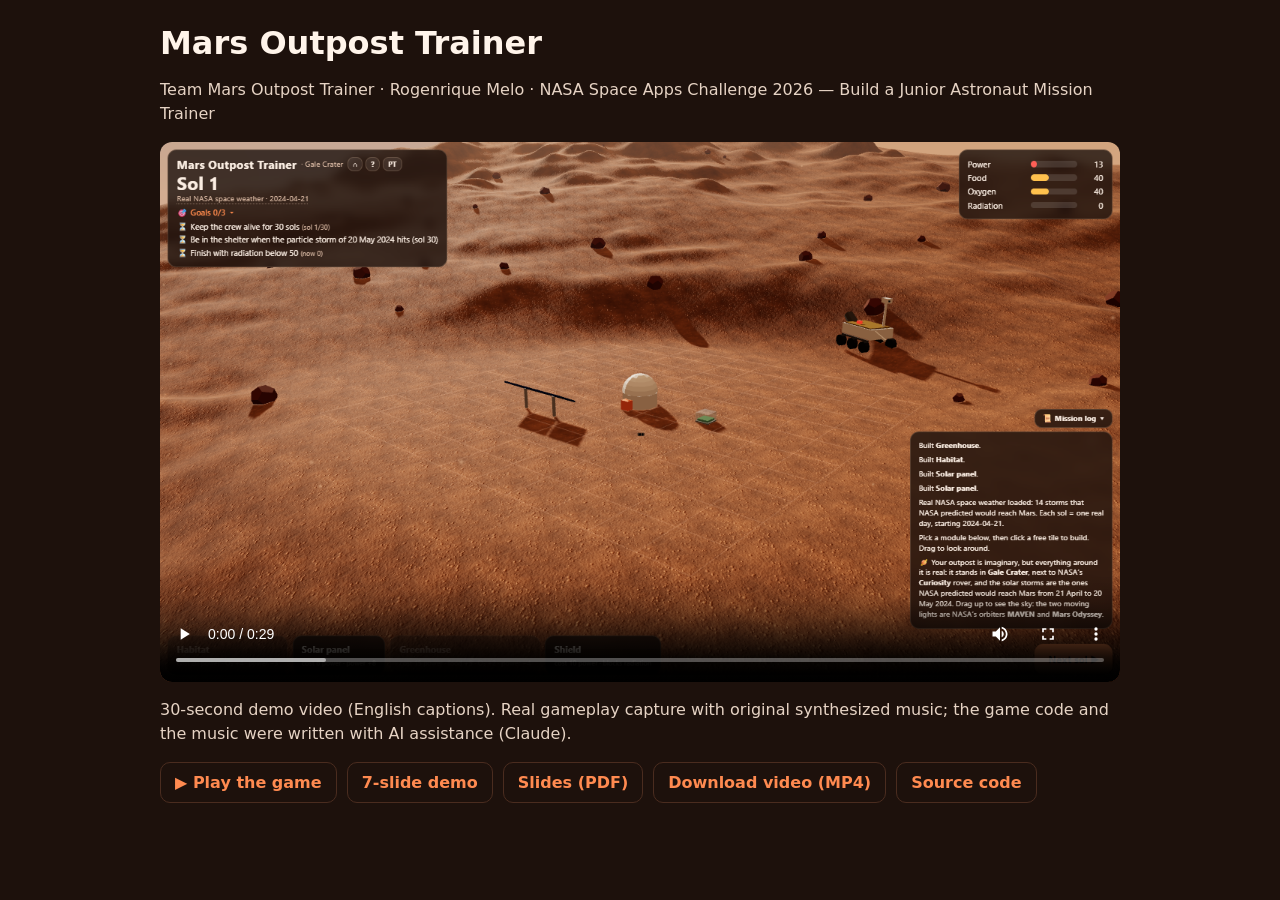
<file: demo/index.html>
<!doctype html>
<!-- Mars Outpost Trainer (NASA Space Apps 2026). Code written with AI assistance (Claude, Anthropic) and reviewed by the team. -->
<html lang="en">
<head>
<meta charset="utf-8">
<meta name="viewport" content="width=device-width,initial-scale=1">
<title>Mars Outpost Trainer — Demo</title>
<style>
  body { margin: 0; background: #1d110c; color: #fff4ea; font-family: "Segoe UI", system-ui, sans-serif; }
  main { max-width: 960px; margin: 0 auto; padding: 24px 16px 48px; }
  h1 { margin: 0 0 4px; font-size: 32px; }
  p { color: #e6d3c4; line-height: 1.5; }
  video { width: 100%; border-radius: 12px; background: #000; display: block; }
  a { color: #ff8a50; }
  .links { display: flex; flex-wrap: wrap; gap: 10px; margin: 16px 0; }
  .links a { border: 1px solid #4a2c1f; border-radius: 10px; padding: 10px 14px; text-decoration: none; font-weight: 600; }
</style>
</head>
<body>
<main>
  <h1>Mars Outpost Trainer</h1>
  <p>Team Mars Outpost Trainer · Rogenrique Melo · NASA Space Apps Challenge 2026 — Build a Junior Astronaut Mission Trainer</p>
  <video controls playsinline preload="metadata" poster="img/02-base.png">
    <source src="demo.mp4" type="video/mp4">
    <source src="demo.webm" type="video/webm">
  </video>
  <p>30-second demo video (English captions). Real gameplay capture with original synthesized music; the game code and the music were written with AI assistance (Claude).</p>
  <div class="links">
    <a href="../">▶ Play the game</a>
    <a href="slides.html">7-slide demo</a>
    <a href="slides.pdf">Slides (PDF)</a>
    <a href="demo.mp4" download>Download video (MP4)</a>
    <a href="https://github.com/ilustrandodadosdev/mars-outpost-trainer">Source code</a>
  </div>
</main>
</body>
</html>
</file>
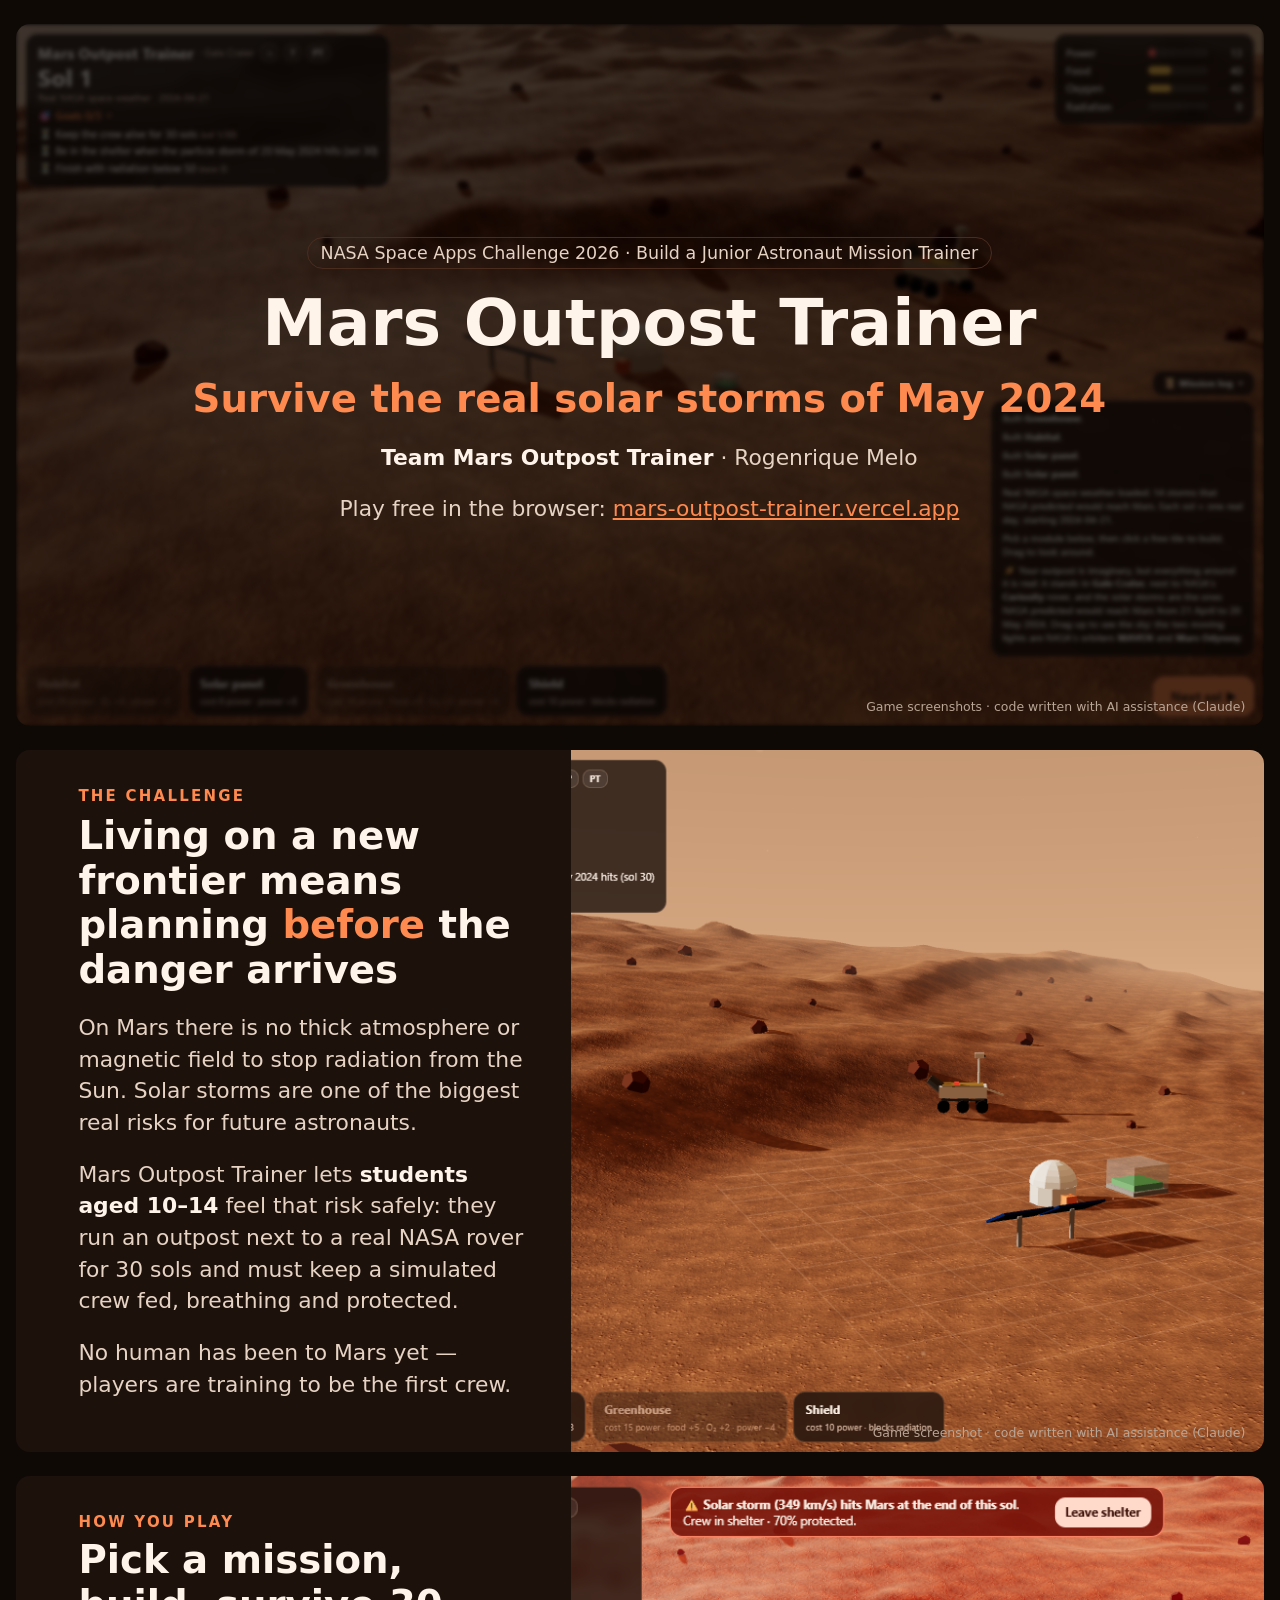
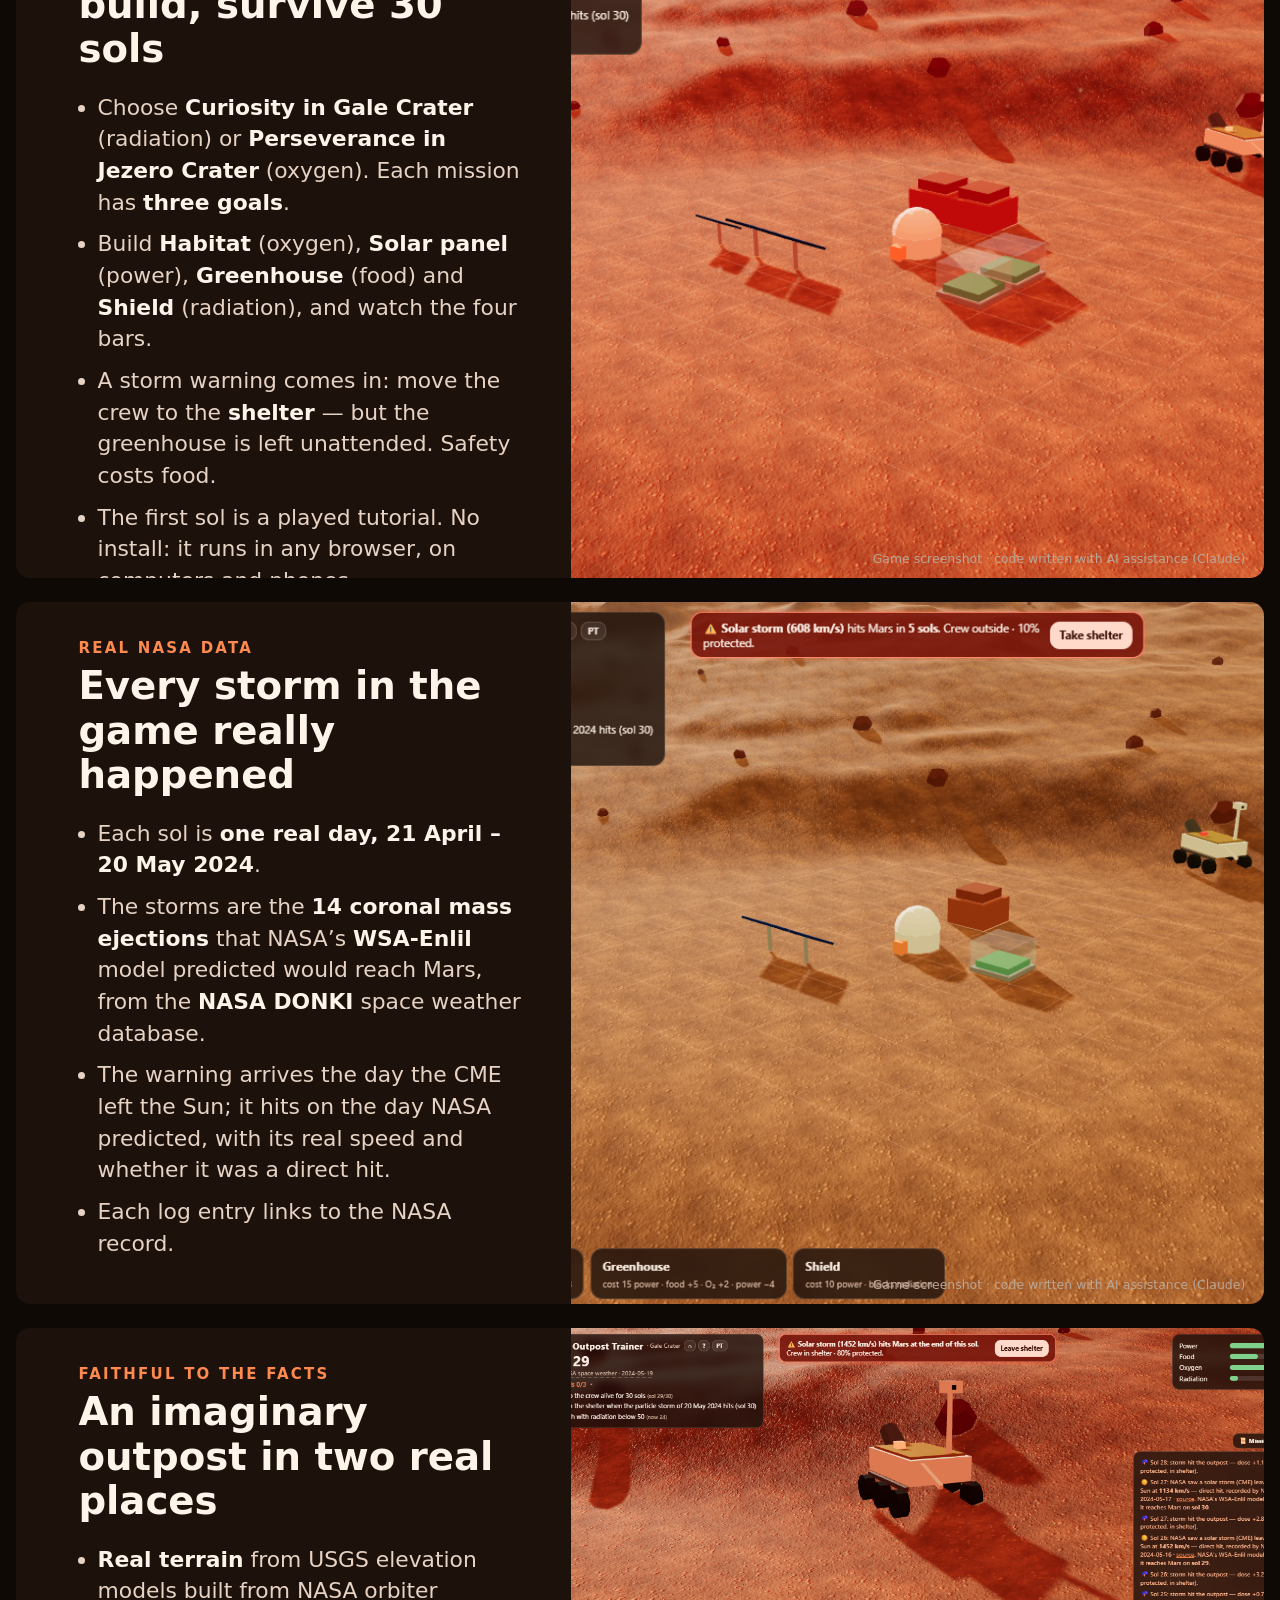
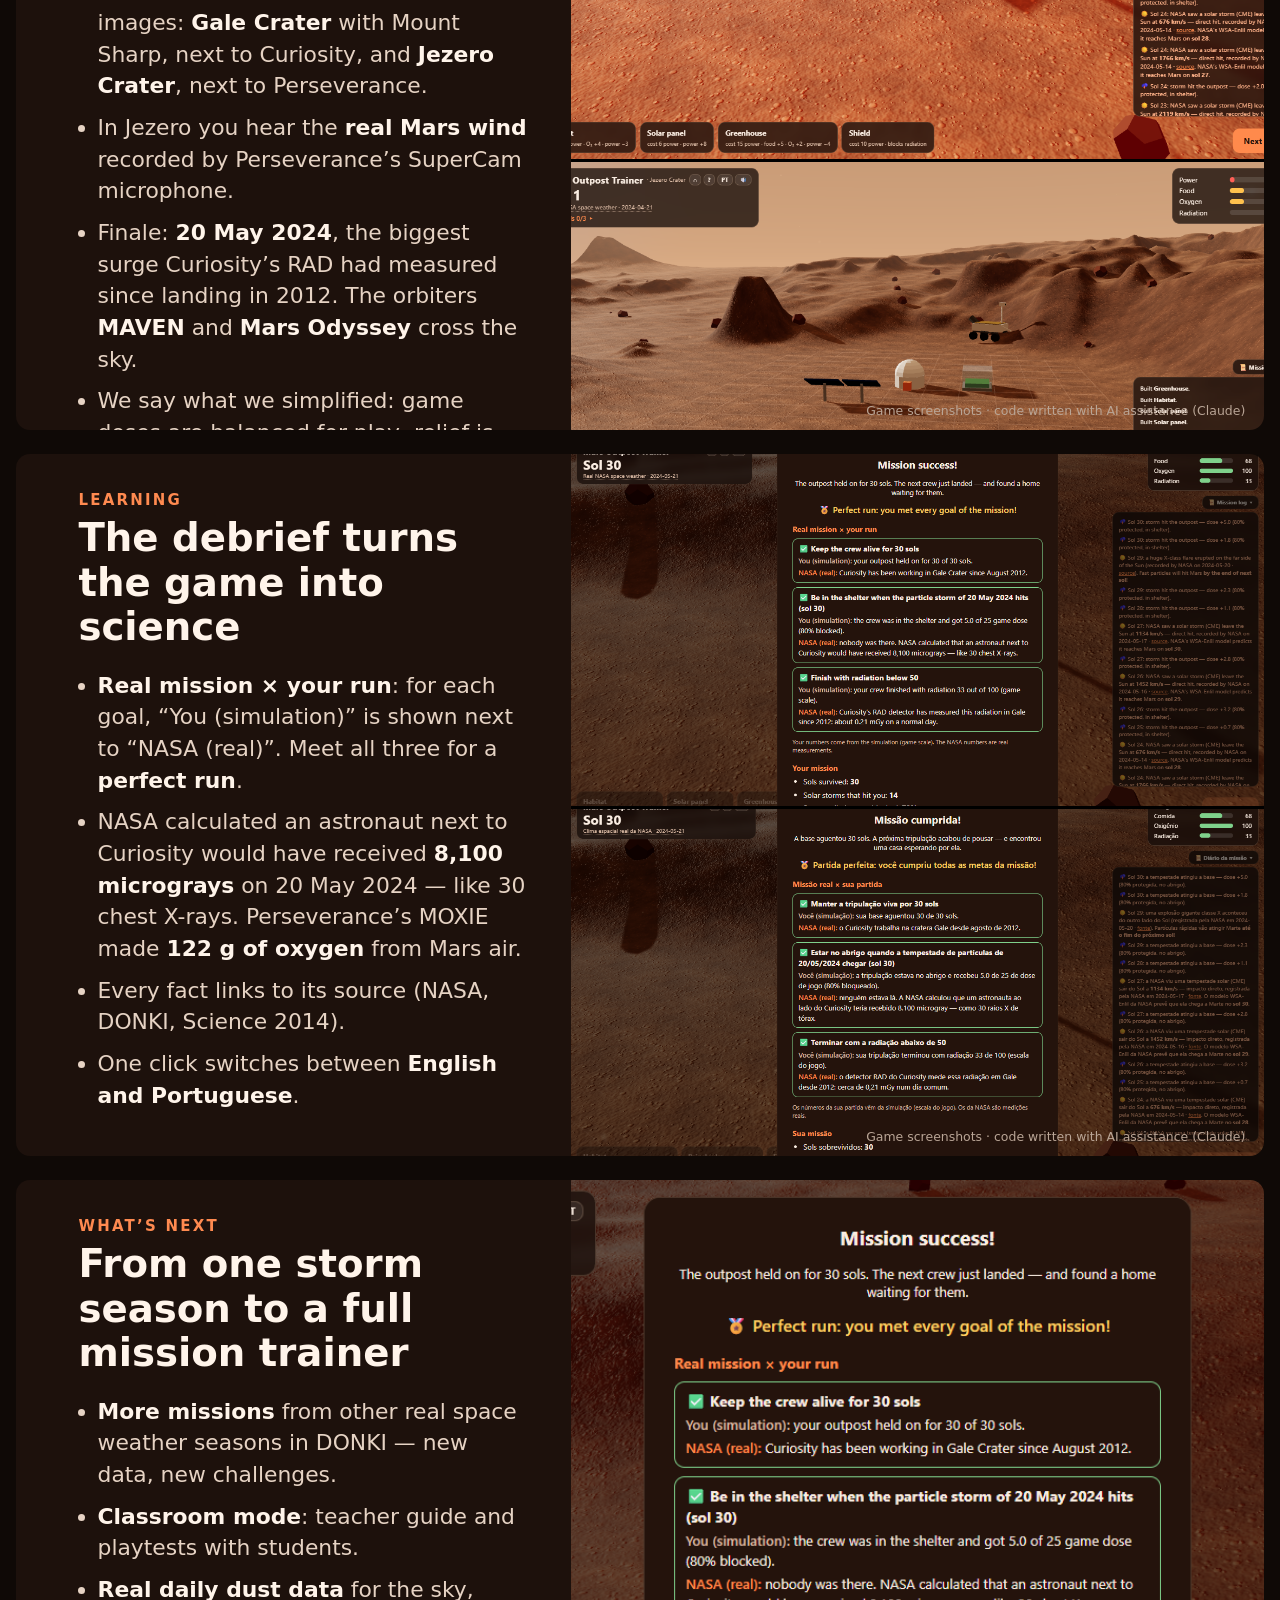
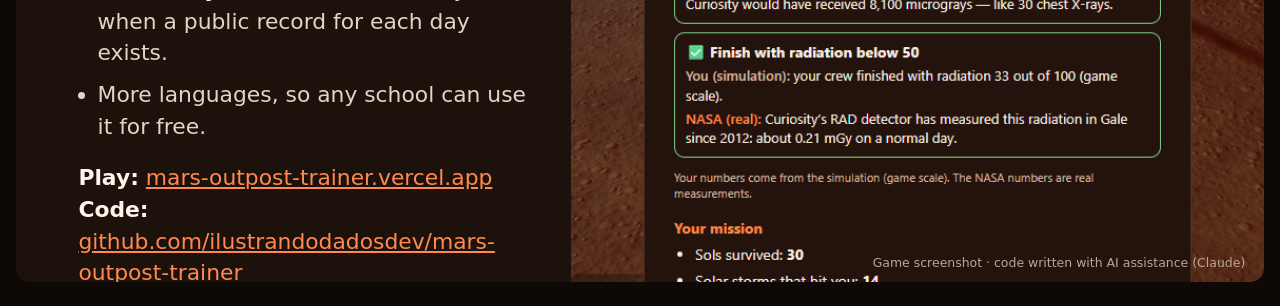
<file: demo/slides.html>
<!doctype html>
<!-- Mars Outpost Trainer (NASA Space Apps 2026). Code written with AI assistance (Claude, Anthropic) and reviewed by the team. -->
<html lang="en">
<head>
<meta charset="utf-8">
<meta name="viewport" content="width=device-width,initial-scale=1">
<title>Mars Outpost Trainer — Demo</title>
<style>
  :root { --bg: #1d110c; --card: #2a1912; --ink: #fff4ea; --soft: #e6d3c4; --acc: #ff8a50; --line: #4a2c1f; }
  * { box-sizing: border-box; }
  html, body { margin: 0; background: #0f0906; color: var(--ink); font-family: "Segoe UI", system-ui, sans-serif; }
  .deck { display: grid; gap: 24px; padding: 24px; justify-content: center; }
  .slide { width: min(1280px, calc(100vw - 32px)); aspect-ratio: 16 / 9; background: var(--bg); border-radius: 14px; overflow: hidden;
           position: relative; display: grid; grid-template-columns: 1fr 1.25fr; container-type: inline-size; }
  .txt { padding: 5cqw 3.5cqw 4cqw 5cqw; display: flex; flex-direction: column; justify-content: center; gap: 1.6cqw; }
  .n { position: absolute; left: 5cqw; top: 3cqw; font-size: 1.2cqw; letter-spacing: .15em; text-transform: uppercase; color: var(--acc); font-weight: 700; }
  h1 { font-size: 5.2cqw; margin: 0; line-height: 1.05; }
  h2 { font-size: 3.1cqw; margin: 0; line-height: 1.15; }
  p, li { font-size: 1.75cqw; line-height: 1.45; color: var(--soft); margin: 0; }
  ul { margin: 0; padding-left: 1.2em; display: grid; gap: .8cqw; }
  b { color: var(--ink); }
  .acc { color: var(--acc); }
  .img { position: relative; background: #000; }
  .img img { width: 100%; height: 100%; object-fit: cover; display: block; }
  .img.dois { display: grid; grid-template-rows: minmax(0,1fr) minmax(0,1fr); gap: 3px; min-height: 0; }
  .full { grid-template-columns: 1fr; }
  .full .img { position: absolute; inset: 0; }
  .full .img img { filter: brightness(.3) blur(2px); }
  .full .txt { position: relative; z-index: 1; align-items: center; text-align: center; }
  .tag { display: inline-block; font-size: 1.4cqw; padding: .4cqw 1cqw; border: 1px solid var(--line); border-radius: 99px; color: var(--soft); }
  .rodape { position: absolute; right: 1.5cqw; bottom: 1cqw; font-size: 1cqw; color: #b9a596; z-index: 2; }
  a { color: var(--acc); }
  @media print {
    @page { size: 1280px 720px; margin: 0; }
    body { background: var(--bg); }
    .deck { padding: 0; gap: 0; }
    .slide { width: 1280px; height: 720px; border-radius: 0; break-after: page; }
    .slide:last-child { break-after: auto; }
  }
</style>
</head>
<body>
<main class="deck">

  <!-- 1. Title -->
  <section class="slide full">
    <div class="img"><img src="img/02-base.png" alt="The Mars outpost in the game"></div>
    <div class="txt">
      <span class="tag">NASA Space Apps Challenge 2026 · Build a Junior Astronaut Mission Trainer</span>
      <h1>Mars Outpost Trainer</h1>
      <h2 class="acc">Survive the real solar storms of May 2024</h2>
      <p><b>Team Mars Outpost Trainer</b> · Rogenrique Melo</p>
      <p>Play free in the browser: <a href="https://mars-outpost-trainer.vercel.app">mars-outpost-trainer.vercel.app</a></p>
    </div>
    <div class="rodape">Game screenshots · code written with AI assistance (Claude)</div>
  </section>

  <!-- 2. Intro / problem -->
  <section class="slide">
    <span class="n">The challenge</span>
    <div class="txt">
      <h2>Living on a new frontier means planning <span class="acc">before</span> the danger arrives</h2>
      <p>On Mars there is no thick atmosphere or magnetic field to stop radiation from the Sun. Solar storms are one of the biggest real risks for future astronauts.</p>
      <p>Mars Outpost Trainer lets <b>students aged 10–14</b> feel that risk safely: they run an outpost next to a real NASA rover for 30 sols and must keep a simulated crew fed, breathing and protected.</p>
      <p>No human has been to Mars yet — players are training to be the first crew.</p>
    </div>
    <div class="img"><img src="img/03-gale.png" alt="The outpost on the real terrain of Gale Crater"></div>
    <div class="rodape">Game screenshot · code written with AI assistance (Claude)</div>
  </section>

  <!-- 3. User experience -->
  <section class="slide">
    <span class="n">How you play</span>
    <div class="txt">
      <h2>Pick a mission, build, survive 30 sols</h2>
      <ul>
        <li>Choose <b>Curiosity in Gale Crater</b> (radiation) or <b>Perseverance in Jezero Crater</b> (oxygen). Each mission has <b>three goals</b>.</li>
        <li>Build <b>Habitat</b> (oxygen), <b>Solar panel</b> (power), <b>Greenhouse</b> (food) and <b>Shield</b> (radiation), and watch the four bars.</li>
        <li>A storm warning comes in: move the crew to the <b>shelter</b> — but the greenhouse is left unattended. Safety costs food.</li>
        <li>The first sol is a played tutorial. No install: it runs in any browser, on computers and phones.</li>
      </ul>
    </div>
    <div class="img"><img src="img/06-tempestade.png" alt="Crew in shelter as a storm hits"></div>
    <div class="rodape">Game screenshot · code written with AI assistance (Claude)</div>
  </section>

  <!-- 4. NASA data -->
  <section class="slide">
    <span class="n">Real NASA data</span>
    <div class="txt">
      <h2>Every storm in the game really happened</h2>
      <ul>
        <li>Each sol is <b>one real day, 21 April – 20 May 2024</b>.</li>
        <li>The storms are the <b>14 coronal mass ejections</b> that NASA’s <b>WSA-Enlil</b> model predicted would reach Mars, from the <b>NASA DONKI</b> space weather database.</li>
        <li>The warning arrives the day the CME left the Sun; it hits on the day NASA predicted, with its real speed and whether it was a direct hit.</li>
        <li>Each log entry links to the NASA record.</li>
      </ul>
    </div>
    <div class="img"><img src="img/05-aviso.png" alt="Game log citing NASA DONKI"></div>
    <div class="rodape">Game screenshot · code written with AI assistance (Claude)</div>
  </section>

  <!-- 5. Faithful setting -->
  <section class="slide">
    <span class="n">Faithful to the facts</span>
    <div class="txt">
      <h2>An imaginary outpost in two real places</h2>
      <ul>
        <li><b>Real terrain</b> from USGS elevation models built from NASA orbiter images: <b>Gale Crater</b> with Mount Sharp, next to Curiosity, and <b>Jezero Crater</b>, next to Perseverance.</li>
        <li>In Jezero you hear the <b>real Mars wind</b> recorded by Perseverance’s SuperCam microphone.</li>
        <li>Finale: <b>20 May 2024</b>, the biggest surge Curiosity’s RAD had measured since landing in 2012. The orbiters <b>MAVEN</b> and <b>Mars Odyssey</b> cross the sky.</li>
        <li>We say what we simplified: game doses are balanced for play, relief is vertically exaggerated, and the real particles arrived in minutes, not one sol.</li>
      </ul>
    </div>
    <div class="img dois"><img src="img/04-curiosity.png" alt="Curiosity rover next to the outpost in Gale Crater"><img src="img/10-jezero.png" alt="The outpost in Jezero Crater"></div>
    <div class="rodape">Game screenshots · code written with AI assistance (Claude)</div>
  </section>

  <!-- 6. Debrief, bilingual -->
  <section class="slide">
    <span class="n">Learning</span>
    <div class="txt">
      <h2>The debrief turns the game into science</h2>
      <ul>
        <li><b>Real mission × your run</b>: for each goal, “You (simulation)” is shown next to “NASA (real)”. Meet all three for a <b>perfect run</b>.</li>
        <li>NASA calculated an astronaut next to Curiosity would have received <b>8,100 micrograys</b> on 20 May 2024 — like 30 chest X-rays. Perseverance’s MOXIE made <b>122 g of oxygen</b> from Mars air.</li>
        <li>Every fact links to its source (NASA, DONKI, Science 2014).</li>
        <li>One click switches between <b>English and Portuguese</b>.</li>
      </ul>
    </div>
    <div class="img dois"><img src="img/08-debrief-compara.png" alt="Debrief comparing the run with real NASA data"><img src="img/09-debrief-pt.png" alt="Debrief in Portuguese"></div>
    <div class="rodape">Game screenshots · code written with AI assistance (Claude)</div>
  </section>

  <!-- 7. Future -->
  <section class="slide">
    <span class="n">What’s next</span>
    <div class="txt">
      <h2>From one storm season to a full mission trainer</h2>
      <ul>
        <li><b>More missions</b> from other real space weather seasons in DONKI — new data, new challenges.</li>
        <li><b>Classroom mode</b>: teacher guide and playtests with students.</li>
        <li><b>Real daily dust data</b> for the sky, when a public record for each day exists.</li>
        <li>More languages, so any school can use it for free.</li>
      </ul>
      <p><b>Play:</b> <a href="https://mars-outpost-trainer.vercel.app">mars-outpost-trainer.vercel.app</a><br>
         <b>Code:</b> <a href="https://github.com/ilustrandodadosdev/mars-outpost-trainer">github.com/ilustrandodadosdev/mars-outpost-trainer</a></p>
    </div>
    <div class="img"><img src="img/07-debrief.png" alt="Mission success screen"></div>
    <div class="rodape">Game screenshot · code written with AI assistance (Claude)</div>
  </section>

</main>
</body>
</html>
</file>
